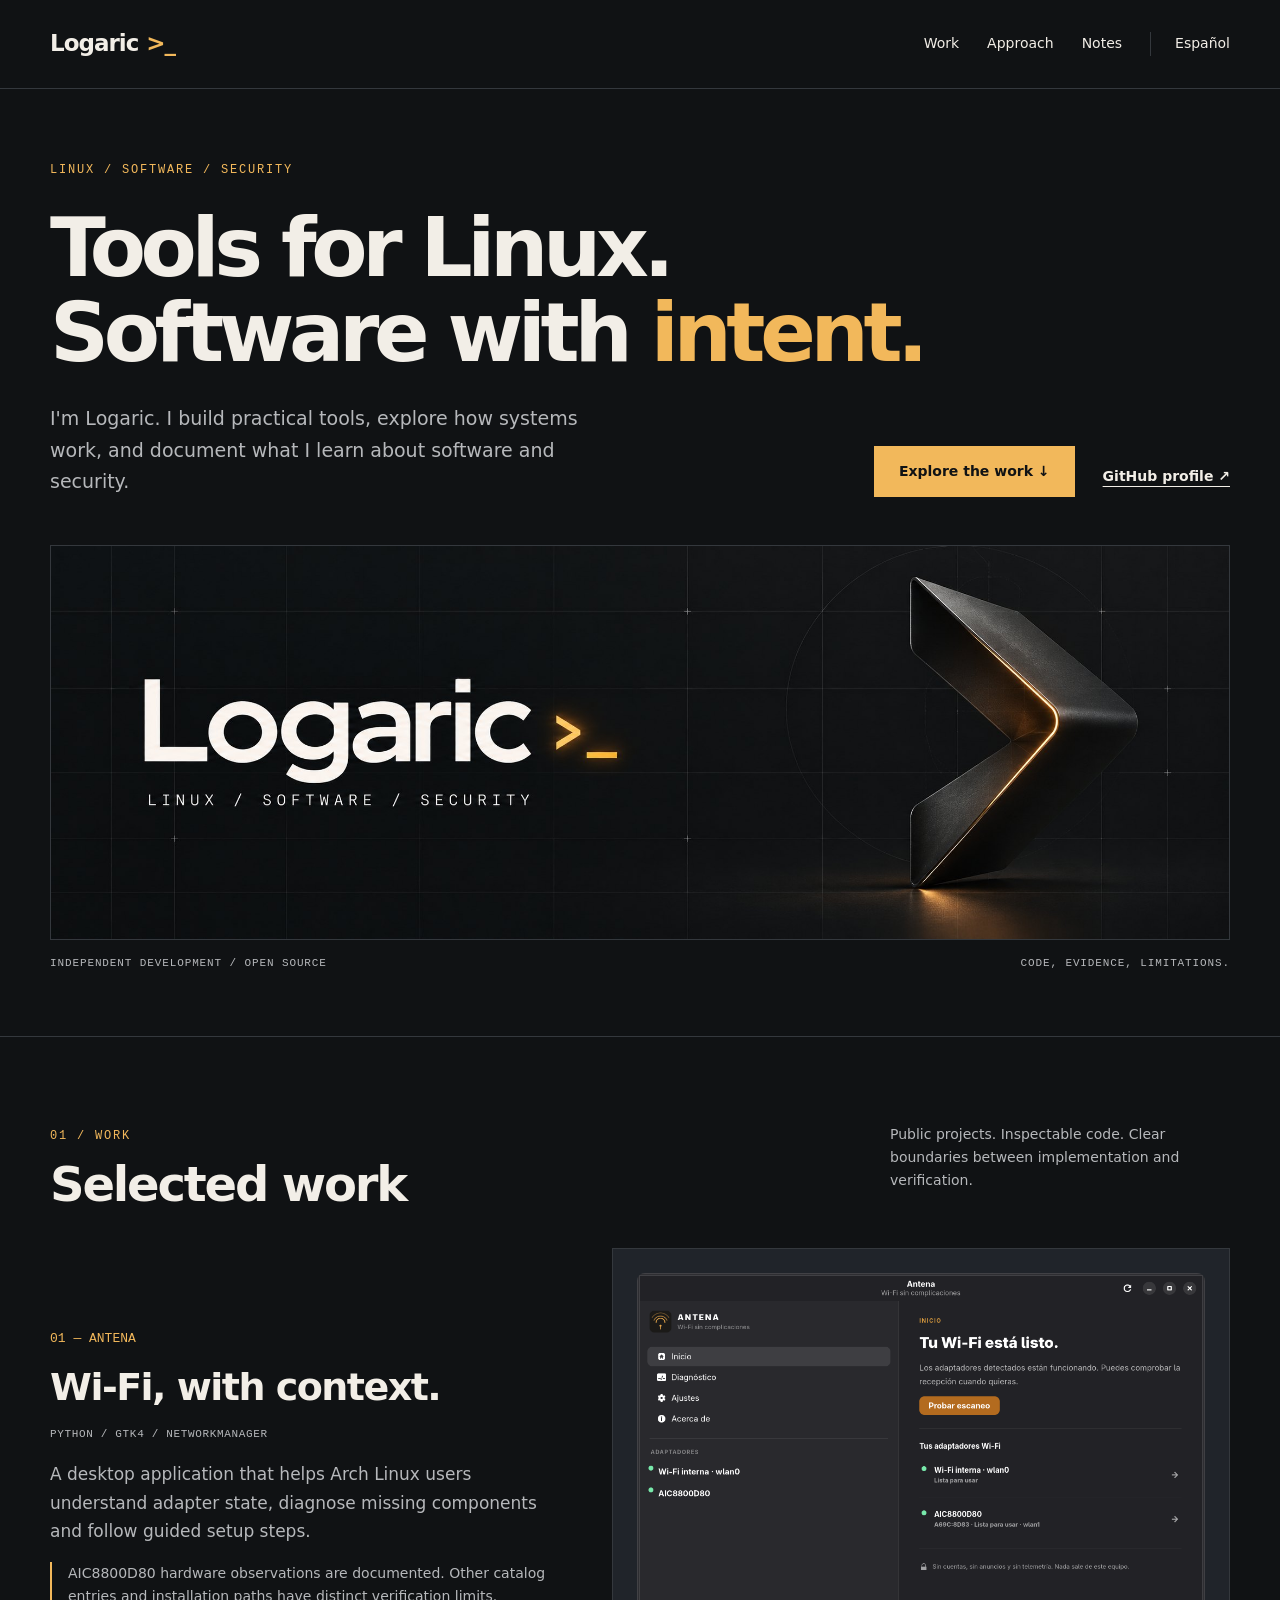
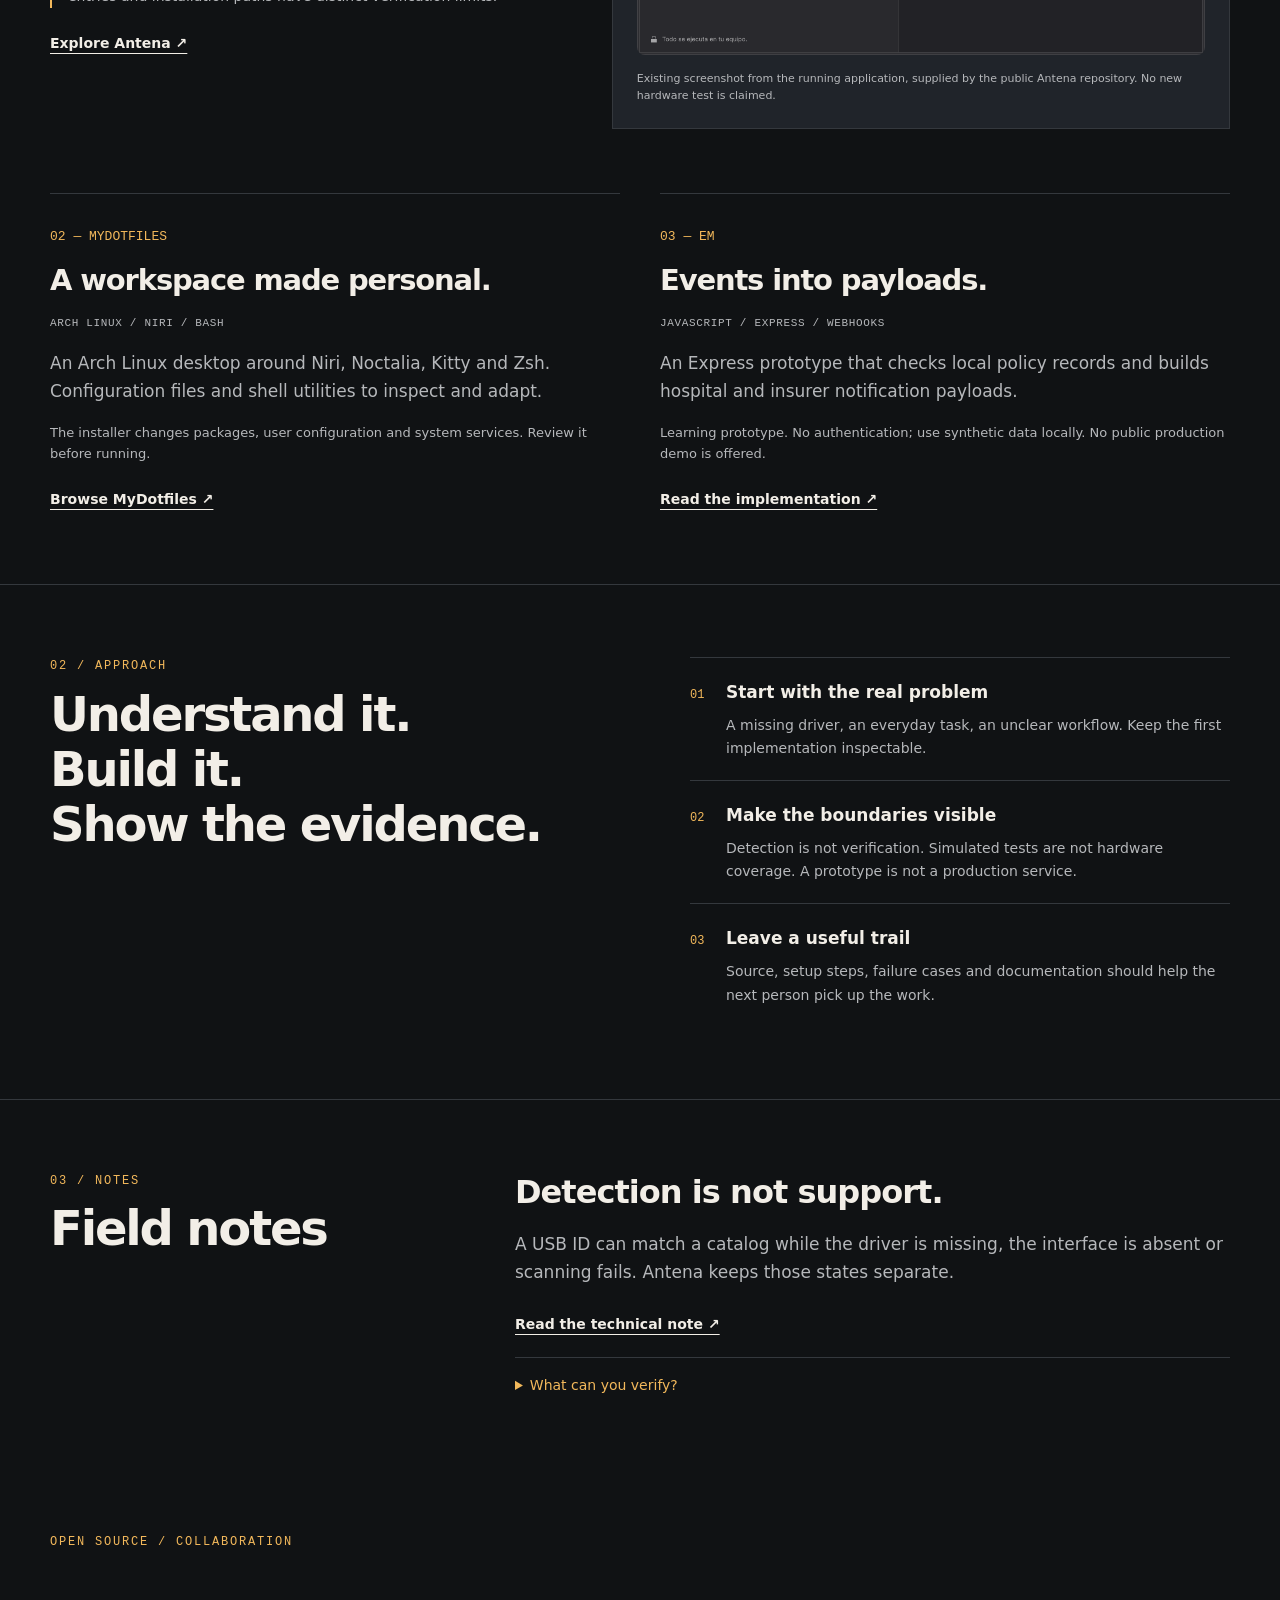
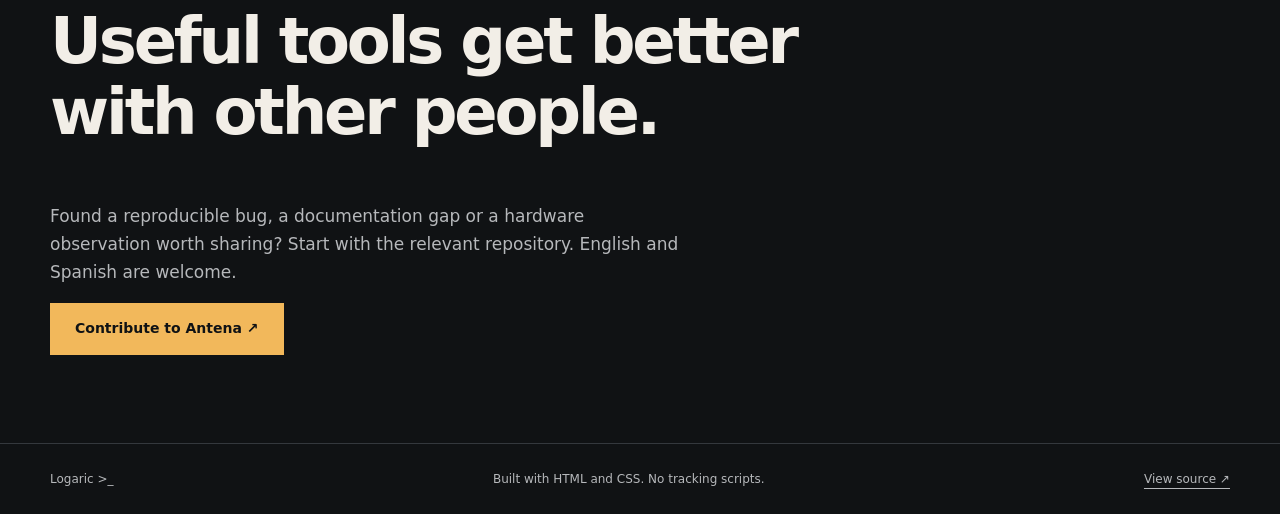
<file: docs/index.html>
<!doctype html>
<html lang="en"><head><meta charset="utf-8"><meta name="viewport" content="width=device-width, initial-scale=1"><meta name="description" content="I'm Logaric. I build practical tools, explore how systems work, and document what I learn about software and security."><meta name="theme-color" content="#101214"><title>Logaric — Linux, software & security</title><link rel="icon" type="image/svg+xml" href="assets/mark.svg"><link rel="stylesheet" href="style.css"></head>
<body><a class="skip" href="#main">Skip to content</a>
<header><nav class="wrap" aria-label="Main navigation"><a class="brand" href="#main">Logaric<span>&gt;_</span></a><div class="links"><a href="#work">Work</a><a href="#approach">Approach</a><a href="#notes">Notes</a><a class="language" lang="es" href="es/">Español</a></div></nav></header>
<main id="main"><section class="hero wrap"><div class="eyebrow">Linux / Software / Security</div><h1>Tools for Linux.<br>Software with <em>intent.</em></h1><div class="intro"><p>I'm Logaric. I build practical tools, explore how systems work, and document what I learn about software and security.</p><div class="actions"><a class="button" href="#work">Explore the work ↓</a><a class="text-link" href="https://github.com/Logaric01000001">GitHub profile ↗</a></div></div><img class="brand-art" src="assets/logaric-banner.jpg" width="2172" height="724" alt="Logaric — Linux / Software / Security"><div class="index-line mono"><span>Independent development / Open source</span><span>Code, evidence, limitations.</span></div></section>
<section id="work" class="section"><div class="wrap"><div class="section-heading"><div><div class="eyebrow">01 / Work</div><h2>Selected work</h2></div><p>Public projects. Inspectable code. Clear boundaries between implementation and verification.</p></div>
<article class="feature"><div><span class="number">01 — ANTENA</span><h3>Wi-Fi, with context.</h3><div class="meta">Python / GTK4 / NetworkManager</div><p>A desktop application that helps Arch Linux users understand adapter state, diagnose missing components and follow guided setup steps.</p><p class="status">AIC8800D80 hardware observations are documented. Other catalog entries and installation paths have distinct verification limits.</p><a class="text-link" href="https://github.com/Logaric01000001/antena-arch">Explore Antena ↗</a></div><figure><img src="assets/antena-home.png" width="1040" height="700" alt="Antena desktop app showing adapter diagnostics" loading="lazy"><figcaption>Existing screenshot from the running application, supplied by the public Antena repository. No new hardware test is claimed.</figcaption></figure></article>
<div class="projects"><article class="project"><span class="number">02 — MYDOTFILES</span><h3>A workspace made personal.</h3><div class="meta">Arch Linux / Niri / Bash</div><p>An Arch Linux desktop around Niri, Noctalia, Kitty and Zsh. Configuration files and shell utilities to inspect and adapt.</p><p class="note">The installer changes packages, user configuration and system services. Review it before running.</p><a class="text-link" href="https://github.com/Logaric01000001/MyDotfiles">Browse MyDotfiles ↗</a></article><article class="project"><span class="number">03 — EM</span><h3>Events into payloads.</h3><div class="meta">JavaScript / Express / Webhooks</div><p>An Express prototype that checks local policy records and builds hospital and insurer notification payloads.</p><p class="note">Learning prototype. No authentication; use synthetic data locally. No public production demo is offered.</p><a class="text-link" href="https://github.com/Logaric01000001/EM">Read the implementation ↗</a></article></div></div></section>
<section id="approach" class="section"><div class="wrap principles"><div><div class="eyebrow">02 / Approach</div><h2>Understand it.<br>Build it.<br>Show the evidence.</h2></div><ol><li><strong>Start with the real problem</strong><p>A missing driver, an everyday task, an unclear workflow. Keep the first implementation inspectable.</p></li><li><strong>Make the boundaries visible</strong><p>Detection is not verification. Simulated tests are not hardware coverage. A prototype is not a production service.</p></li><li><strong>Leave a useful trail</strong><p>Source, setup steps, failure cases and documentation should help the next person pick up the work.</p></li></ol></div></section>
<section id="notes" class="section"><div class="wrap fieldnote"><div><div class="eyebrow">03 / Notes</div><h2>Field notes</h2></div><article><h3>Detection is not support.</h3><p>A USB ID can match a catalog while the driver is missing, the interface is absent or scanning fails. Antena keeps those states separate.</p><a class="text-link" href="https://github.com/Logaric01000001/Logaric01000001/blob/main/notes/wifi-detection-vs-support.md">Read the technical note ↗</a><details><summary>What can you verify?</summary><p>Inspect the detector, diagnostics and simulated tests in the public repository. Hardware observations and known limitations are recorded in its README. To verify physical behavior, use your own supported device and report only sanitized observations.</p></details></article></div></section>
<section class="contact wrap"><div class="eyebrow">Open source / Collaboration</div><h2>Useful tools get better<br>with other people.</h2><p>Found a reproducible bug, a documentation gap or a hardware observation worth sharing? Start with the relevant repository. English and Spanish are welcome.</p><a class="button" href="https://github.com/Logaric01000001/antena-arch/blob/main/CONTRIBUTING.md">Contribute to Antena ↗</a></section></main>
<footer><div class="wrap footer-inner"><span>Logaric <span aria-hidden="true">&gt;_</span></span><span>Built with HTML and CSS. No tracking scripts.</span><a href="https://github.com/Logaric01000001/Portafolio">View source ↗</a></div></footer></body></html>
</file>
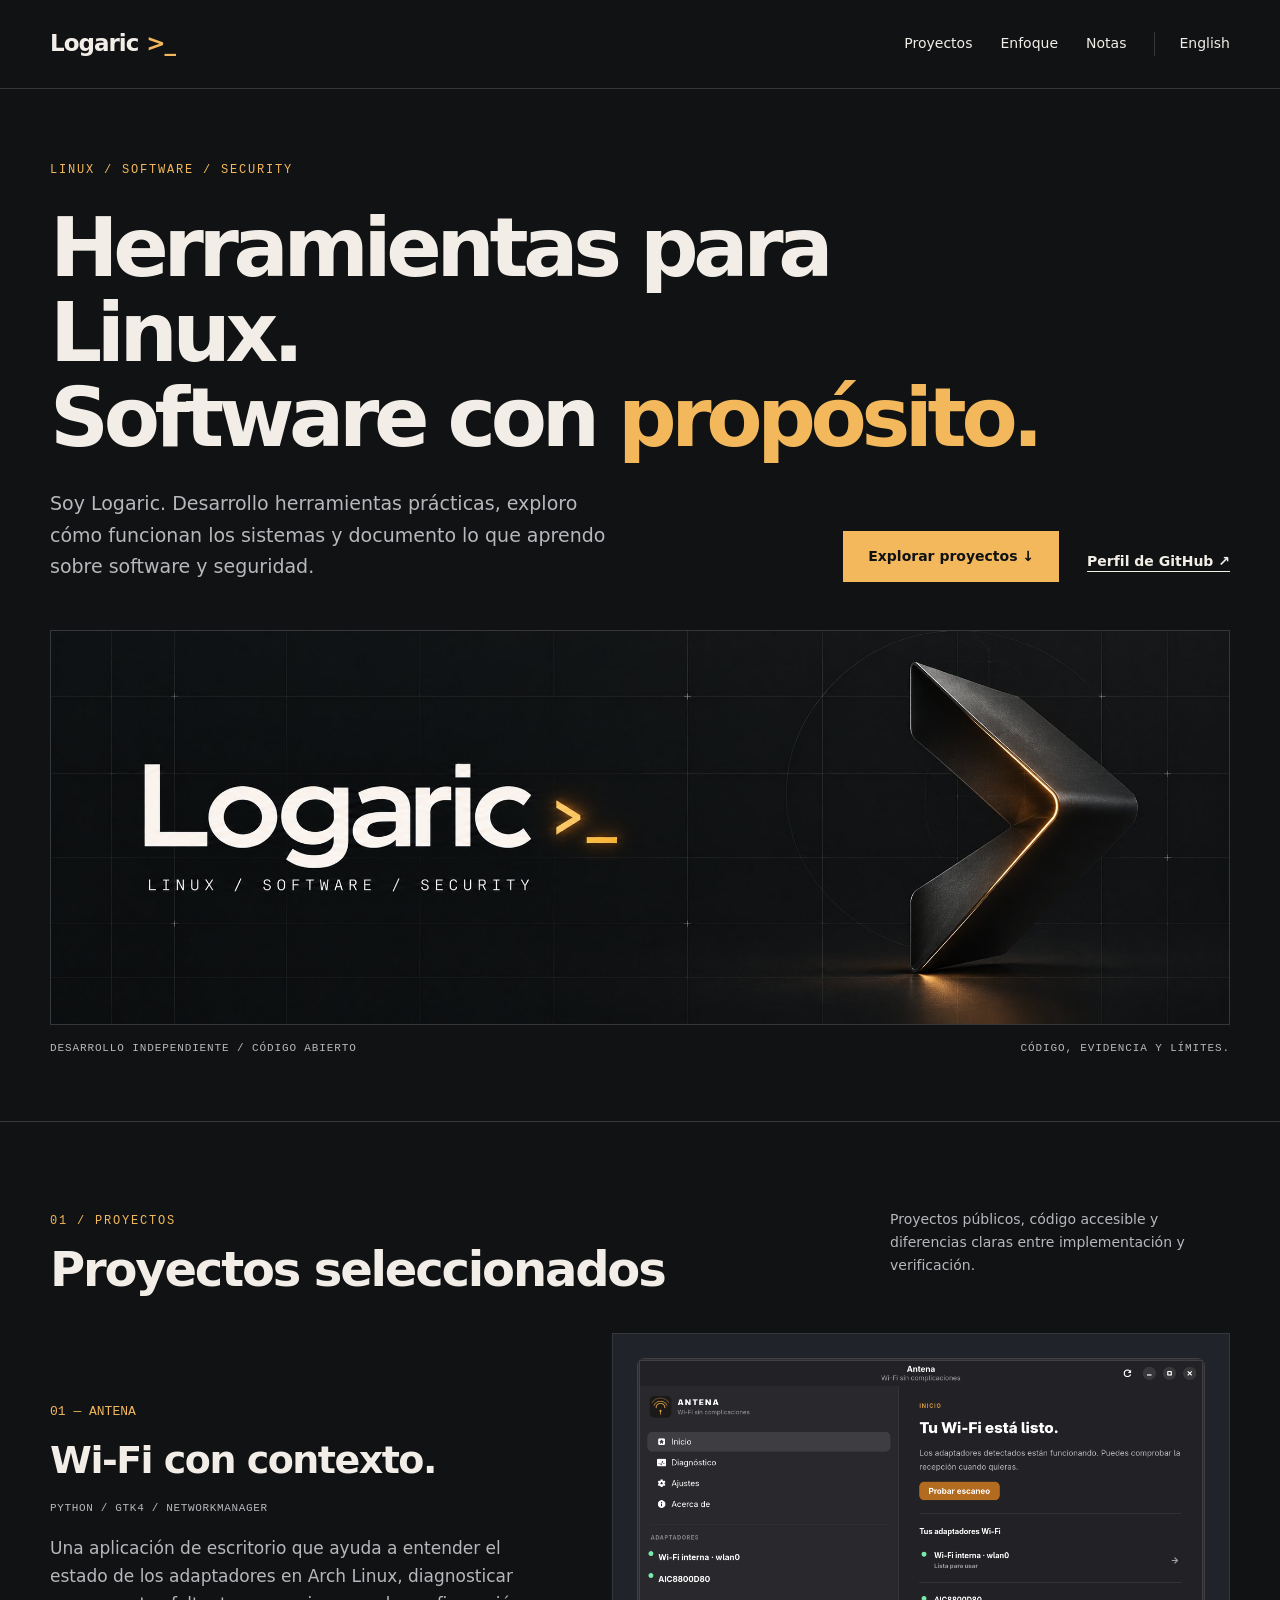
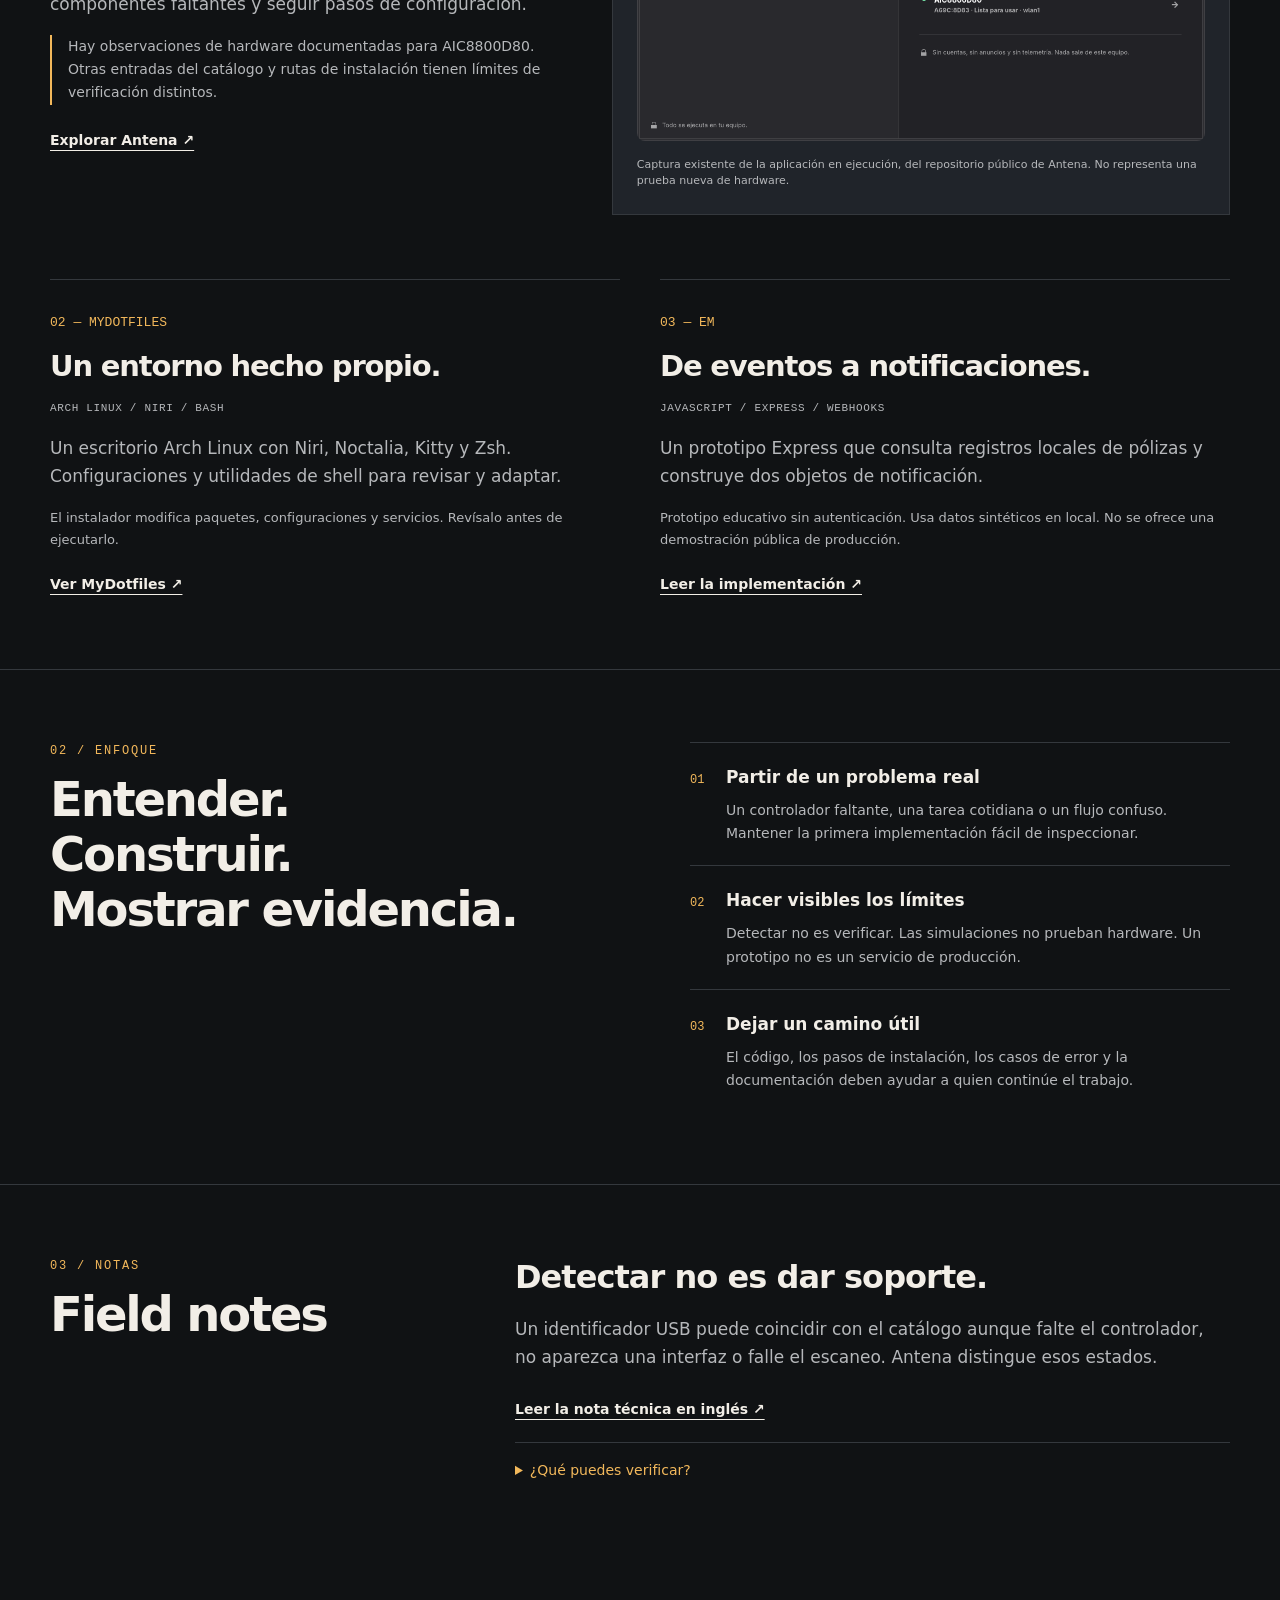
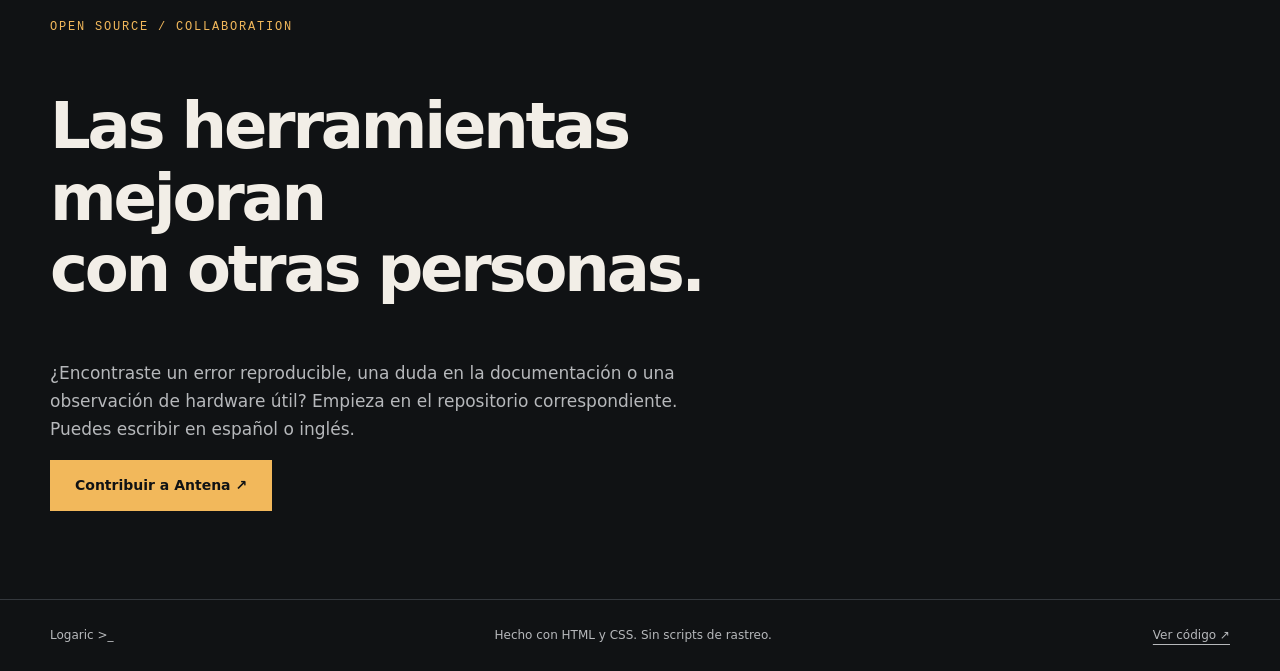
<file: docs/es/index.html>
<!doctype html>
<html lang="es"><head><meta charset="utf-8"><meta name="viewport" content="width=device-width, initial-scale=1"><meta name="description" content="Soy Logaric. Desarrollo herramientas prácticas, exploro cómo funcionan los sistemas y documento lo que aprendo sobre software y seguridad."><meta name="theme-color" content="#101214"><title>Logaric — Linux, software y seguridad</title><link rel="icon" type="image/svg+xml" href="../assets/mark.svg"><link rel="stylesheet" href="../style.css"></head>
<body><a class="skip" href="#main">Saltar al contenido</a>
<header><nav class="wrap" aria-label="Navegación principal"><a class="brand" href="#main">Logaric<span>&gt;_</span></a><div class="links"><a href="#work">Proyectos</a><a href="#approach">Enfoque</a><a href="#notes">Notas</a><a class="language" lang="en" href="../">English</a></div></nav></header>
<main id="main"><section class="hero wrap"><div class="eyebrow">Linux / Software / Security</div><h1>Herramientas para Linux.<br>Software con <em>propósito.</em></h1><div class="intro"><p>Soy Logaric. Desarrollo herramientas prácticas, exploro cómo funcionan los sistemas y documento lo que aprendo sobre software y seguridad.</p><div class="actions"><a class="button" href="#work">Explorar proyectos ↓</a><a class="text-link" href="https://github.com/Logaric01000001">Perfil de GitHub ↗</a></div></div><img class="brand-art" src="../assets/logaric-banner.jpg" width="2172" height="724" alt="Logaric — Linux / Software / Security"><div class="index-line mono"><span>Desarrollo independiente / Código abierto</span><span>Código, evidencia y límites.</span></div></section>
<section id="work" class="section"><div class="wrap"><div class="section-heading"><div><div class="eyebrow">01 / Proyectos</div><h2>Proyectos seleccionados</h2></div><p>Proyectos públicos, código accesible y diferencias claras entre implementación y verificación.</p></div>
<article class="feature"><div><span class="number">01 — ANTENA</span><h3>Wi-Fi con contexto.</h3><div class="meta">Python / GTK4 / NetworkManager</div><p>Una aplicación de escritorio que ayuda a entender el estado de los adaptadores en Arch Linux, diagnosticar componentes faltantes y seguir pasos de configuración.</p><p class="status">Hay observaciones de hardware documentadas para AIC8800D80. Otras entradas del catálogo y rutas de instalación tienen límites de verificación distintos.</p><a class="text-link" href="https://github.com/Logaric01000001/antena-arch">Explorar Antena ↗</a></div><figure><img src="../assets/antena-home.png" width="1040" height="700" alt="Aplicación Antena con el estado de adaptadores" loading="lazy"><figcaption>Captura existente de la aplicación en ejecución, del repositorio público de Antena. No representa una prueba nueva de hardware.</figcaption></figure></article>
<div class="projects"><article class="project"><span class="number">02 — MYDOTFILES</span><h3>Un entorno hecho propio.</h3><div class="meta">Arch Linux / Niri / Bash</div><p>Un escritorio Arch Linux con Niri, Noctalia, Kitty y Zsh. Configuraciones y utilidades de shell para revisar y adaptar.</p><p class="note">El instalador modifica paquetes, configuraciones y servicios. Revísalo antes de ejecutarlo.</p><a class="text-link" href="https://github.com/Logaric01000001/MyDotfiles">Ver MyDotfiles ↗</a></article><article class="project"><span class="number">03 — EM</span><h3>De eventos a notificaciones.</h3><div class="meta">JavaScript / Express / Webhooks</div><p>Un prototipo Express que consulta registros locales de pólizas y construye dos objetos de notificación.</p><p class="note">Prototipo educativo sin autenticación. Usa datos sintéticos en local. No se ofrece una demostración pública de producción.</p><a class="text-link" href="https://github.com/Logaric01000001/EM">Leer la implementación ↗</a></article></div></div></section>
<section id="approach" class="section"><div class="wrap principles"><div><div class="eyebrow">02 / Enfoque</div><h2>Entender.<br>Construir.<br>Mostrar evidencia.</h2></div><ol><li><strong>Partir de un problema real</strong><p>Un controlador faltante, una tarea cotidiana o un flujo confuso. Mantener la primera implementación fácil de inspeccionar.</p></li><li><strong>Hacer visibles los límites</strong><p>Detectar no es verificar. Las simulaciones no prueban hardware. Un prototipo no es un servicio de producción.</p></li><li><strong>Dejar un camino útil</strong><p>El código, los pasos de instalación, los casos de error y la documentación deben ayudar a quien continúe el trabajo.</p></li></ol></div></section>
<section id="notes" class="section"><div class="wrap fieldnote"><div><div class="eyebrow">03 / Notas</div><h2>Field notes</h2></div><article><h3>Detectar no es dar soporte.</h3><p>Un identificador USB puede coincidir con el catálogo aunque falte el controlador, no aparezca una interfaz o falle el escaneo. Antena distingue esos estados.</p><a class="text-link" href="https://github.com/Logaric01000001/Logaric01000001/blob/main/notes/wifi-detection-vs-support.md">Leer la nota técnica en inglés ↗</a><details><summary>¿Qué puedes verificar?</summary><p>Revisa el detector, el diagnóstico y las pruebas simuladas del repositorio público. El README registra las observaciones de hardware y sus límites. Para verificar el comportamiento físico, usa un dispositivo compatible y comparte solo observaciones sin datos personales.</p></details></article></div></section>
<section class="contact wrap"><div class="eyebrow">Open source / Collaboration</div><h2>Las herramientas mejoran<br>con otras personas.</h2><p>¿Encontraste un error reproducible, una duda en la documentación o una observación de hardware útil? Empieza en el repositorio correspondiente. Puedes escribir en español o inglés.</p><a class="button" href="https://github.com/Logaric01000001/antena-arch/blob/main/CONTRIBUTING.md">Contribuir a Antena ↗</a></section></main>
<footer><div class="wrap footer-inner"><span>Logaric <span aria-hidden="true">&gt;_</span></span><span>Hecho con HTML y CSS. Sin scripts de rastreo.</span><a href="https://github.com/Logaric01000001/Portafolio">Ver código ↗</a></div></footer></body></html>
</file>
<file: docs/style.css>
:root{color-scheme:dark;--bg:#101214;--surface:#181b1f;--line:#34383d;--fg:#f2eee7;--muted:#b6b8bb;--accent:#f2b85b}*{box-sizing:border-box}html{scroll-behavior:smooth;scroll-padding-top:90px}body{margin:0;background:var(--bg);color:var(--fg);font:17px/1.65 system-ui,-apple-system,BlinkMacSystemFont,"Segoe UI",sans-serif}a{color:inherit;text-underline-offset:5px}a:hover{color:var(--accent)}a:focus-visible,summary:focus-visible{outline:2px solid var(--accent);outline-offset:6px}.wrap{width:min(1180px,calc(100% - 64px));margin:auto}.mono,.eyebrow,.meta{font-family:ui-monospace,SFMono-Regular,Consolas,monospace}.eyebrow{color:var(--accent);font-size:12px;letter-spacing:.15em;text-transform:uppercase}.skip{position:absolute;left:16px;top:-100px;padding:10px;background:var(--fg);color:var(--bg);z-index:10}.skip:focus{top:10px}header{border-bottom:1px solid var(--line);background:var(--bg)}nav{min-height:88px;display:flex;align-items:center;justify-content:space-between;gap:24px}.brand{font-size:23px;font-weight:750;text-decoration:none;letter-spacing:-1px}.brand span{color:var(--accent);padding-left:8px}.links{display:flex;flex-wrap:wrap;gap:28px;font-size:14px}.links a{text-decoration:none}.language{border-left:1px solid var(--line);padding-left:24px}.hero{padding:72px 0 64px}.hero h1{font-size:clamp(48px,6.4vw,86px);letter-spacing:-.065em;line-height:1.04;font-weight:650;max-width:1000px;margin:24px 0 28px}.hero h1 em{font-style:normal;color:var(--accent)}.intro{display:grid;grid-template-columns:1.2fr 1fr;gap:80px;align-items:end}.intro p{color:var(--muted);max-width:580px;font-size:19px;margin:0}.actions{display:flex;justify-content:flex-end;align-items:center;gap:28px;flex-wrap:wrap}.button{display:inline-block;padding:13px 24px;background:var(--accent);color:var(--bg);text-decoration:none;font-weight:650;font-size:14px;border:1px solid var(--accent)}.button:hover{background:var(--fg);color:var(--bg)}.brand-art{margin:48px 0 0;border:1px solid var(--line);width:100%;height:auto;display:block}.index-line{display:flex;justify-content:space-between;font-size:11px;color:var(--muted);margin-top:14px;text-transform:uppercase;letter-spacing:.08em}.section{padding:72px 0;border-top:1px solid var(--line)}.section-heading{display:flex;justify-content:space-between;align-items:baseline;gap:24px;margin-bottom:36px}.section h2{font-size:clamp(32px,4vw,48px);line-height:1.15;letter-spacing:-.045em;margin:10px 0 0}.section-heading p{max-width:340px;color:var(--muted);font-size:14px}.feature{display:grid;grid-template-columns:.9fr 1.1fr;gap:56px;align-items:center}.number{color:var(--accent);font:13px ui-monospace,monospace}.feature h3,.project h3{font-size:38px;letter-spacing:-.04em;line-height:1.15;margin:16px 0}.feature p,.project p{color:var(--muted)}.meta{font-size:11px;letter-spacing:.06em;color:var(--muted);text-transform:uppercase}.feature figure{margin:0;background:#20242a;border:1px solid var(--line);padding:24px}.feature img{width:100%;height:auto;display:block;border-radius:8px}.feature figcaption{font-size:11px;color:var(--muted);margin-top:16px;line-height:1.5}.status{border-left:2px solid var(--accent);padding-left:16px;font-size:14px}.text-link{display:inline-block;margin-top:10px;font-size:14px;font-weight:600}.projects{display:grid;grid-template-columns:1fr 1fr;gap:40px;margin-top:64px}.project{padding-top:26px;border-top:1px solid var(--line)}.project h3{font-size:29px}.note{font-size:13px}.principles{display:grid;grid-template-columns:1fr 1fr;gap:100px}.principles ol{list-style:none;padding:0;margin:0;counter-reset:p}.principles li{counter-increment:p;padding:20px 0;border-top:1px solid var(--line)}.principles li:before{content:'0' counter(p);color:var(--accent);font:12px ui-monospace,monospace;display:inline-block;width:36px}.principles strong{font-size:17px}.principles li p{margin:8px 0 0 36px;color:var(--muted);font-size:14px}.fieldnote{display:grid;grid-template-columns:.7fr 1.3fr;gap:80px}.fieldnote h3{font-size:32px;line-height:1.25;letter-spacing:-.03em;margin:0 0 18px}.fieldnote p{color:var(--muted)}details{border-top:1px solid var(--line);margin-top:20px;padding-top:16px}summary{cursor:pointer;font-size:14px;color:var(--accent)}details p{font-size:14px}.contact{padding:64px 0 88px}.contact h2{font-size:clamp(38px,5vw,64px);max-width:800px;line-height:1.12;letter-spacing:-.05em}.contact p{max-width:640px;color:var(--muted)}footer{border-top:1px solid var(--line);padding:26px 0;color:var(--muted);font-size:12px}.footer-inner{display:flex;justify-content:space-between;gap:20px}code{font-size:.9em;color:var(--fg)}@media(max-width:760px){.wrap{width:calc(100% - 36px)}nav{align-items:flex-start;padding:24px 0;gap:24px;flex-direction:column}.links{gap:20px;font-size:13px}.language{padding-left:18px}.hero{padding-top:44px}.hero h1{font-size:clamp(42px,10vw,68px)}.intro,.feature,.principles,.fieldnote{grid-template-columns:1fr;gap:28px}.intro p{font-size:17px}.actions{justify-content:flex-start}.brand-art{margin-top:36px}.section{padding:48px 0}.section-heading{display:block}.section-heading p{max-width:none}.feature figure{padding:14px}.projects{grid-template-columns:1fr;gap:32px;margin-top:38px}.index-line{gap:20px;font-size:9px}.footer-inner{flex-direction:column;gap:8px}.contact{padding-bottom:56px}}@media(prefers-reduced-motion:reduce){html{scroll-behavior:auto}}
</file>
